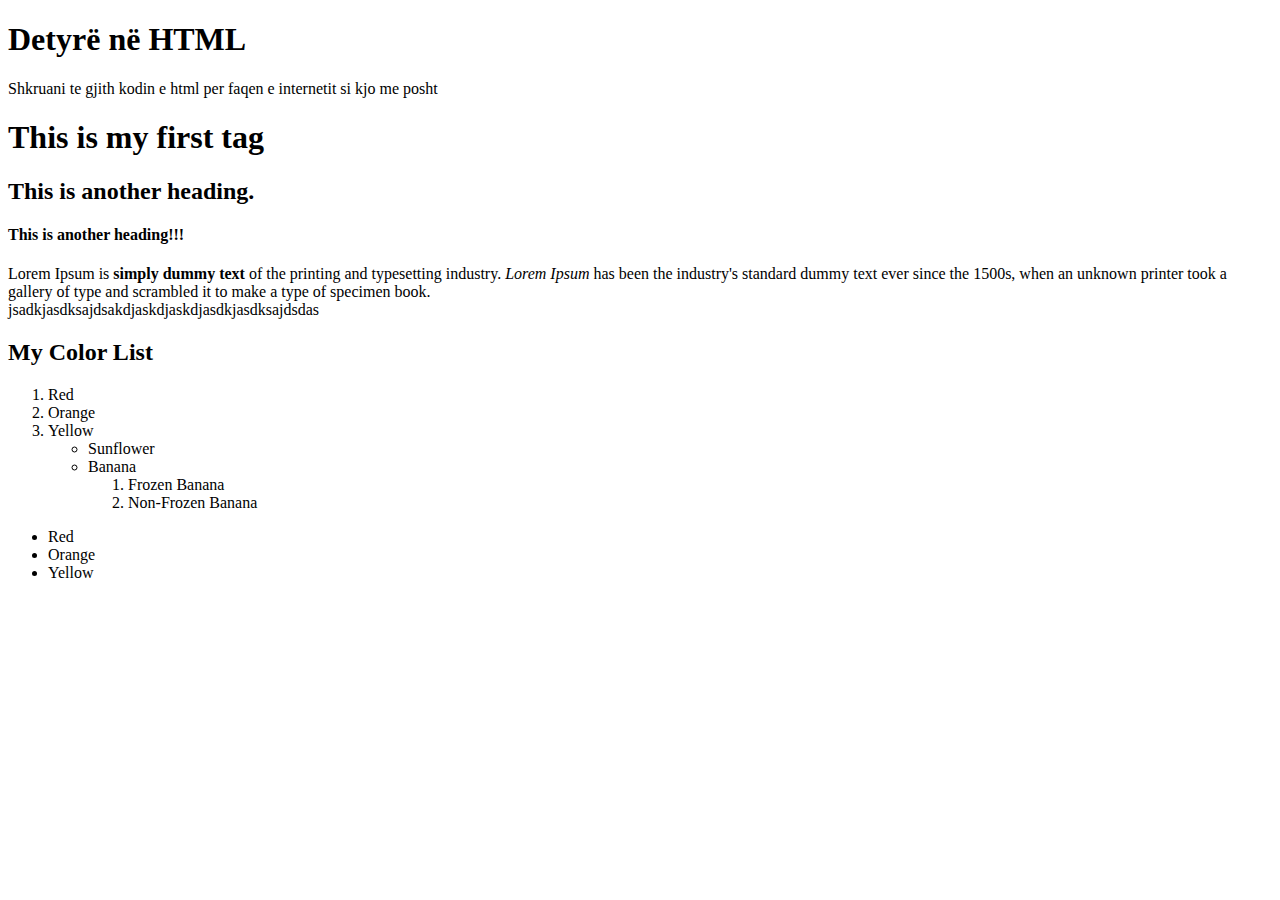
<file: index.html>
<!DOCTYPE html>
<html>
<head>
	<title>detyra 1</title>
</head>
<body>
<h1>Detyrë në HTML</h1>
<p>Shkruani te gjith kodin e html per faqen e internetit si kjo me posht</p>
<h1>This is my first tag</h1>
<h2>This is another heading.</h2>
<h4>This is another heading!!!</h4>
<p>Lorem Ipsum is <b>simply dummy text</b> of the printing and typesetting industry. <i>Lorem Ipsum</i> has been the industry's standard dummy text ever since the 1500s, when an unknown printer took a gallery of type and scrambled it to make a type of specimen book.
<br>
jsadkjasdksajdsakdjaskdjaskdjasdkjasdksajdsdas</p>
<b><h2>My Color List</h2></b>
<ol>
	<li>Red</li>
	<li>Orange</li>
	<li>Yellow</li>
	<ul type="circle">
		<li>Sunflower</li>
		<li>
			Banana
			<ol>
				<li>Frozen Banana</li>
				<li>Non-Frozen Banana</li>
			</ol>
		</li>
	</ul>


	
</ol> <ul>
<li>Red</li>
<li>Orange</li>
<li>Yellow</li>
</ul>

</body>
</html>
</file>
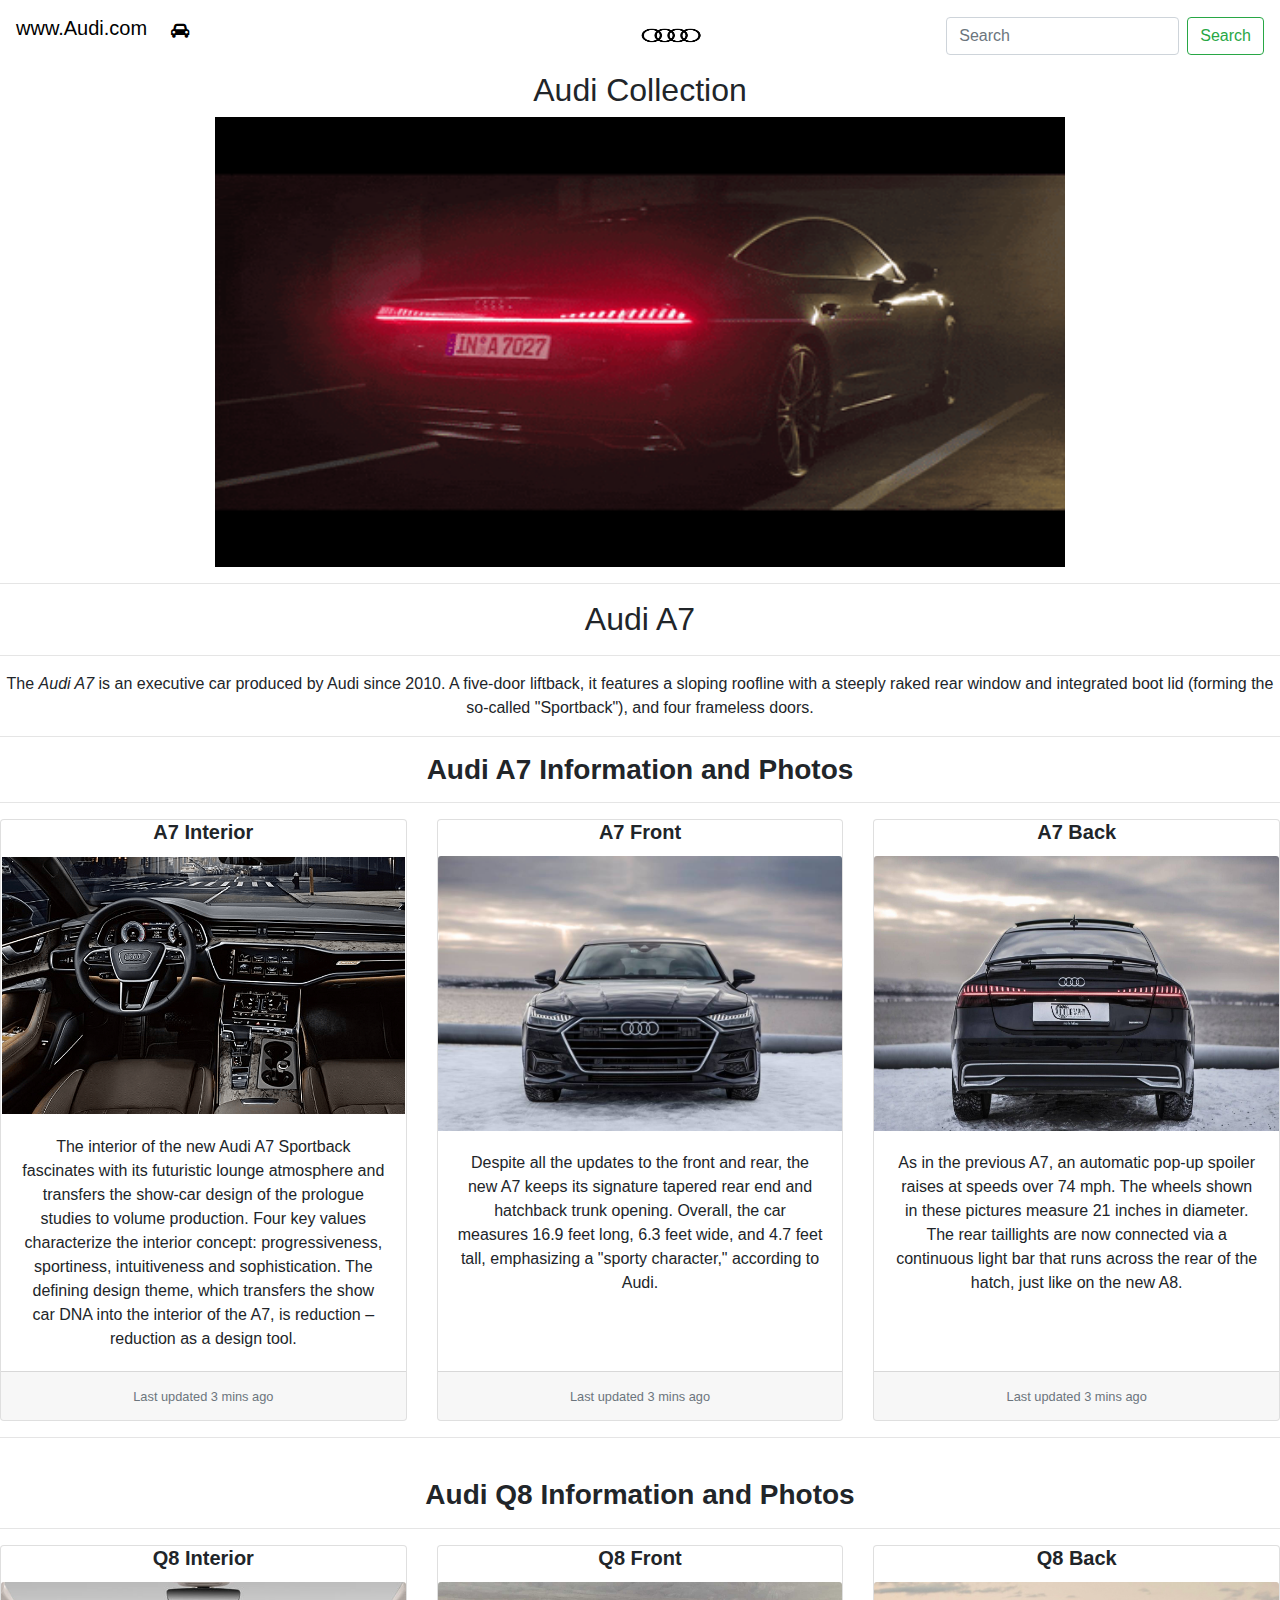
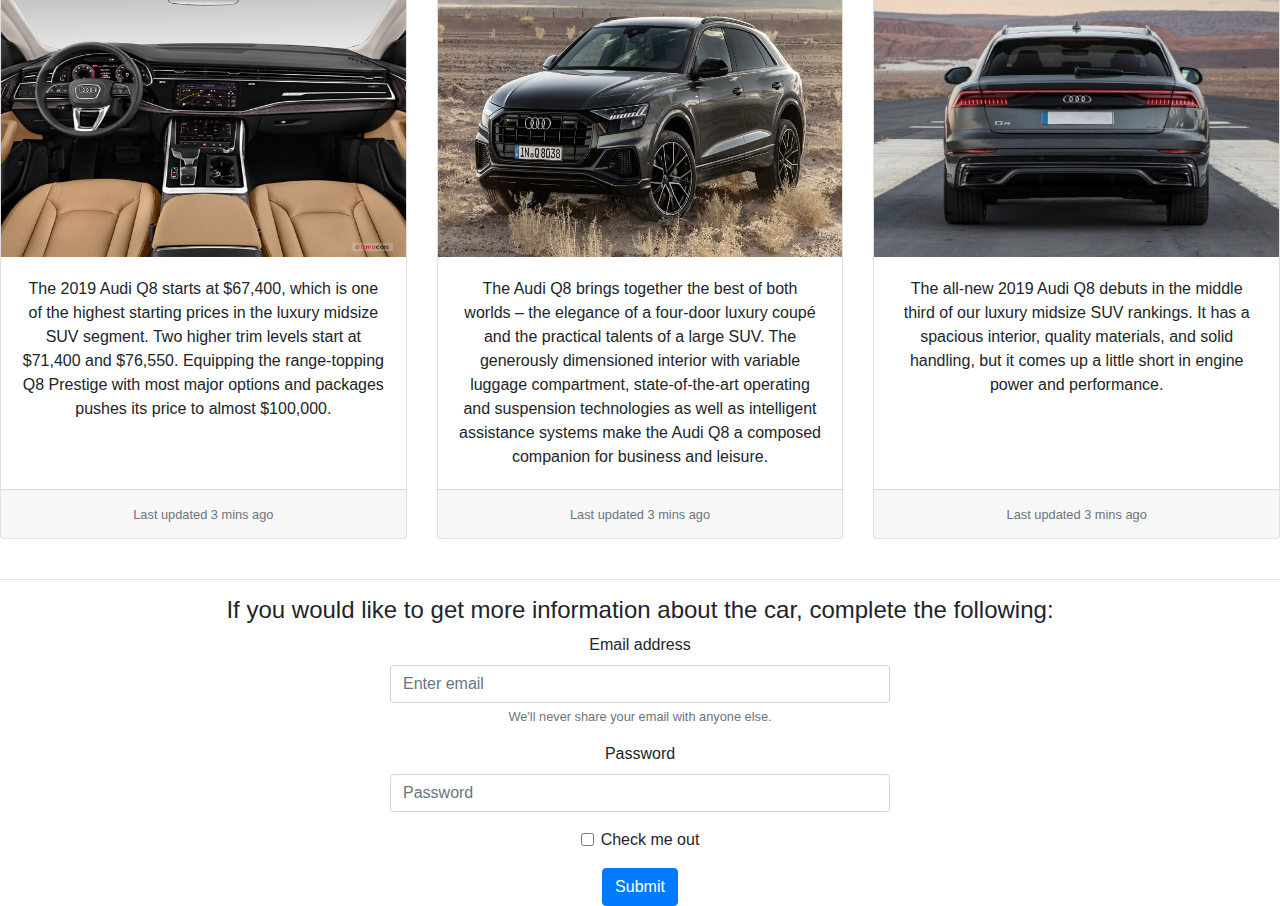
<file: index3.html>
<!DOCTYPE html>
<html>
<head>
	<link rel="stylesheet" type="text/css" href="style3.css">
	<link rel="stylesheet" href="https://stackpath.bootstrapcdn.com/bootstrap/4.3.1/css/bootstrap.min.css" integrity="sha384-ggOyR0iXCbMQv3Xipma34MD+dH/1fQ784/j6cY/iJTQUOhcWr7x9JvoRxT2MZw1T" crossorigin="anonymous">
<script src="https://stackpath.bootstrapcdn.com/bootstrap/4.3.1/js/bootstrap.min.js" integrity="sha384-JjSmVgyd0p3pXB1rRibZUAYoIIy6OrQ6VrjIEaFf/nJGzIxFDsf4x0xIM+B07jRM" crossorigin="anonymous"></script>
<script src="https://stackpath.bootstrapcdn.com/bootstrap/4.3.1/js/bootstrap.min.js" integrity="sha384-JjSmVgyd0p3pXB1rRibZUAYoIIy6OrQ6VrjIEaFf/nJGzIxFDsf4x0xIM+B07jRM" crossorigin="anonymous"></script>
<link rel="stylesheet" href="https://cdnjs.cloudflare.com/ajax/libs/font-awesome/4.7.0/css/font-awesome.min.css">
	<title>Diell Baholli</title>
</head>
<body>

	<nav class="navbar navbar-expand-lg navbar- bg-white">
  <a style ="color: black"class="navbar-brand" href="www.audi.com">www.Audi.com</a>
  <button class="navbar-toggler" type="button" data-toggle="collapse" data-target="#navbarSupportedContent" aria-controls="navbarSupportedContent" aria-expanded="false" aria-label="Toggle navigation">
    <span class="navbar-toggler-icon"></span>
  </button>

  <div class="collapse navbar-collapse" id="navbarSupportedContent">
    <ul class="navbar-nav mr-auto">
      <li class="nav-item active">
        <a style ="color: black"class="nav-link" href="https://www.audi.com/en.html"><i class="fa fa-car"></i></a>
      </li>
      <a href="https://www.audi.com/en.html">
      <img class="logo" src="aaa.jpg" ALT="AUDI" WIDTH=75 HEIGHT=50 >
    </a>
    </ul>
    <form class="form-inline my-2 my-lg-0">
      <input class="form-control mr-sm-2" type="search" placeholder="Search" aria-label="Search">
      <button class="btn btn-outline-success my-2 my-sm-0" type="submit">Search</button>
    </form>
  </div>
</nav>
<center><h2>Audi Collection</h2>
<img src="giphy.gif" width="850"; height="450">
<hr>
<h2>Audi A7</h2>
<hr>
<p>The <i>Audi A7</i> is an executive car produced by Audi since 2010. A five-door liftback, it features a sloping roofline with a steeply raked rear window and integrated boot lid (forming the so-called "Sportback"), and four frameless doors.</p>
<hr>
<div>
	 <h3><strong>Audi A7 Information and Photos</strong></h3>
	 <hr>
<div class="card-deck">
  <div class="card">
  	<h5 class="card-title"><strong>A7 Interior</strong></h5>
    <img src="a7.png" class="card-img-top" alt="Interior">
    <div class="card-body">
      <p class="card-text">The interior of the new Audi A7 Sportback fascinates with its futuristic lounge atmosphere and transfers the show-car design of the prologue studies to volume production. Four key values characterize the interior concept: progressiveness, sportiness, intuitiveness and sophistication. The defining design theme, which transfers the show car DNA into the interior of the A7, is reduction – reduction as a design tool.</p>
    </div>
    <div class="card-footer">
      <small class="text-muted">Last updated 3 mins ago</small>
    </div>
  </div>
  <div class="card">
  	<h5 class="card-title"><strong>A7 Front</strong></h5>
    <img src="a7front.jpg" class="card-img-top" alt="..." width="750" height="275">
    <div class="card-body">
      <p class="card-text">Despite all the updates to the front and rear, the new A7 keeps its signature tapered rear end and hatchback trunk opening. Overall, the car measures 16.9 feet long, 6.3 feet wide, and 4.7 feet tall, emphasizing a "sporty character," according to Audi.</p>
    </div>
    <div class="card-footer">
      <small class="text-muted">Last updated 3 mins ago</small>
    </div>
  </div>
  <div class="card">
  	<h5 class="card-title"><strong>A7 Back</strong></h5>
    <img src="back.jpeg" class="card-img-top" alt="Back" height="275">
    <div class="card-body">
      <p class="card-text">As in the previous A7, an automatic pop-up spoiler raises at speeds over 74 mph. The wheels shown in these pictures measure 21 inches in diameter. The rear taillights are now connected via a continuous light bar that runs across the rear of the hatch, just like on the new A8.</p>
    </div>
    <div class="card-footer">
      <small class="text-muted">Last updated 3 mins ago</small>
    </div>
  </div>
</div>	
</div>
<hr>
<br>
<h3><strong>Audi Q8 Information and Photos</strong></h3>
<hr>
<div class="card-deck">
  <div class="card">
    <h5 class="card-title"><strong>Q8 Interior</strong></h5>
    <img src="q8.jpg" class="card-img-top" alt="Interior" width="750" height="275">
    <div class="card-body">
      <p class="card-text">The 2019 Audi Q8 starts at $67,400, which is one of the highest starting prices in the luxury midsize SUV segment. Two higher trim levels start at $71,400 and $76,550. Equipping the range-topping Q8 Prestige with most major options and packages pushes its price to almost $100,000.</p>
    </div>
    <div class="card-footer">
      <small class="text-muted">Last updated 3 mins ago</small>
    </div>
  </div>
  <div class="card">
    <h5 class="card-title"><strong>Q8 Front</strong></h5>
    <img src="dd.jpg" class="card-img-top" alt="..." width="750" height="275">
    <div class="card-body">
      <p class="card-text">The Audi Q8 brings together the best of both worlds – the elegance of a four-door luxury coupé and the practical talents of a large SUV. The generously dimensioned interior with variable luggage compartment, state-of-the-art operating and suspension technologies as well as intelligent assistance systems make the Audi Q8 a composed companion for business and leisure. </p>
    </div>
    <div class="card-footer">
      <small class="text-muted">Last updated 3 mins ago</small>
    </div>
  </div>
  <div class="card">
    <h5 class="card-title"><strong>Q8 Back</strong></h5>
    <img src="ff.jpg" class="card-img-top" alt="Back" height="275">
    <div class="card-body">
      <p class="card-text">The all-new 2019 Audi Q8 debuts in the middle third of our luxury midsize SUV rankings. It has a spacious interior, quality materials, and solid handling, but it comes up a little short in engine power and performance.</p>
    </div>
    <div class="card-footer">
      <small class="text-muted">Last updated 3 mins ago</small>
    </div>
  </div>
</div>  
</div>
<br>
<hr>
<h4>If you would like to get more information about the car, complete the following:</h4>
<form>
  <div class="form-group">
    <label for="exampleInputEmail1">Email address</label>
    <input type="email" class="form-control" id="exampleInputEmail1" aria-describedby="emailHelp" placeholder="Enter email">
    <small id="emailHelp" class="form-text text-muted">We'll never share your email with anyone else.</small>
  </div>
  <div class="form-group">
    <label for="exampleInputPassword1">Password</label>
    <input type="password" class="form-control" id="exampleInputPassword1" placeholder="Password">
  </div>
  <div class="form-group form-check">
    <input type="checkbox" class="form-check-input" id="exampleCheck1">
    <label class="form-check-label" for="exampleCheck1">Check me out</label>
  </div>
  <button type="submit" class="btn btn-primary">Submit</button>
</form>
</div>

</body>
</div>
</center>

</html>
</file>
<file: style3.css>
.form-group {
  width: 500px;
}
.navbar .navbar-expand-lg{
  background-color: white !important;
}
.logo {
  margin-left: 437px;
}
.navbar-brand{
  padding-bottom: 20px !important;

}
</file>
